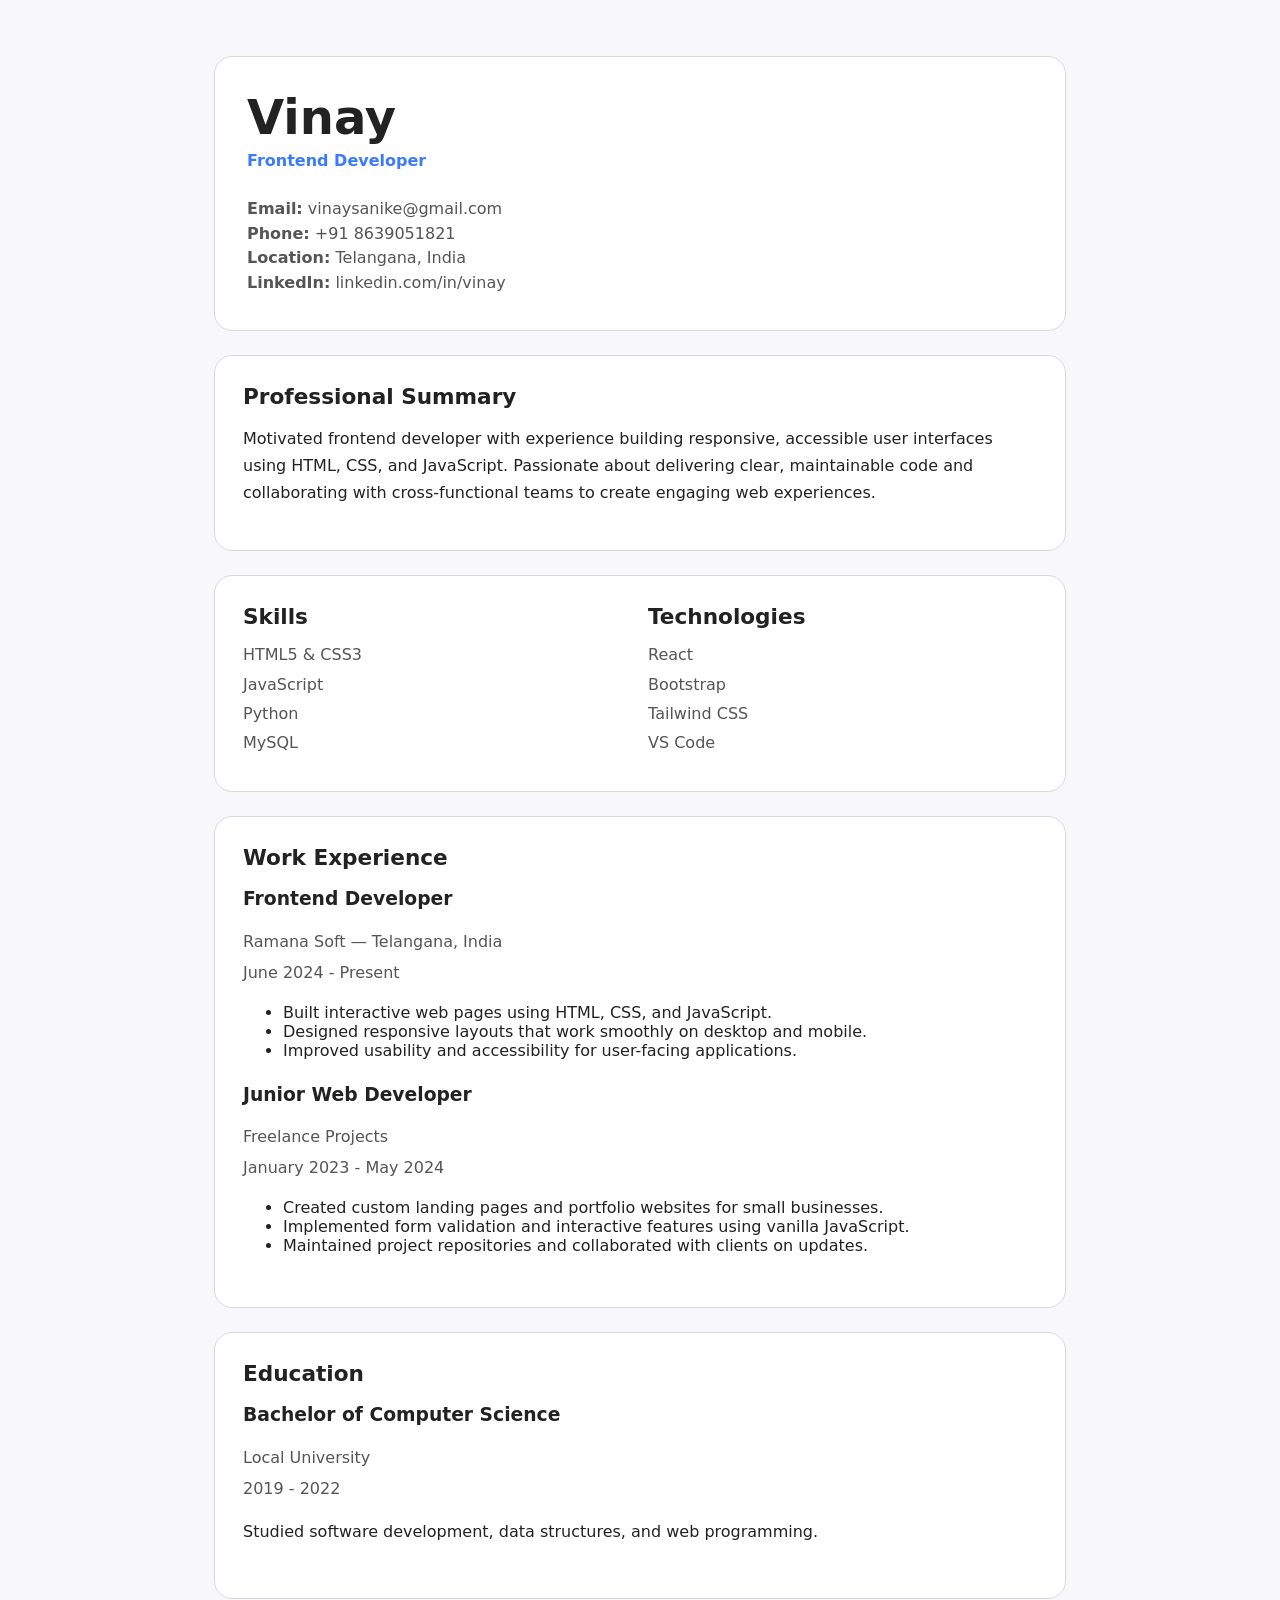
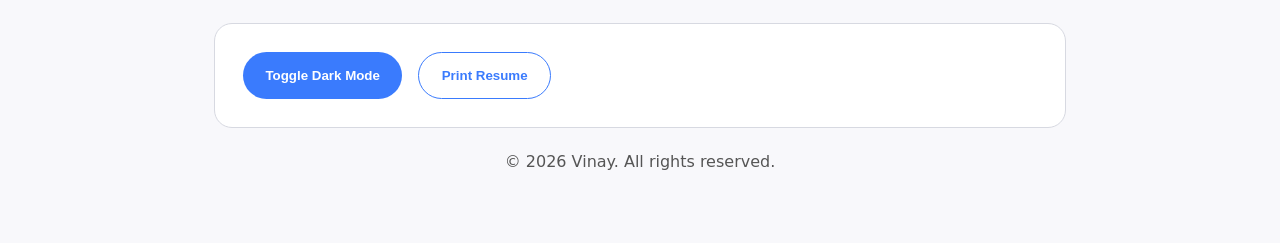
<file: index.html>
<!DOCTYPE html>
<html lang="en">
<head>
  <meta charset="UTF-8">
  <meta name="viewport" content="width=device-width, initial-scale=1.0">
  <title>Vinay Resume</title>
  <link rel="stylesheet" href="style.css">
</head>
<body>
  <div class="resume-container">
    <header class="resume-header">
      <div class="profile">
        <h1>Vinay</h1>
        <p class="subtitle">Frontend Developer</p>
      </div>
      <div class="contact-info">
        <p><strong>Email:</strong> vinaysanike@gmail.com</p>
        <p><strong>Phone:</strong> +91 8639051821</p>
        <p><strong>Location:</strong> Telangana, India</p>
        <p><strong>LinkedIn:</strong> linkedin.com/in/vinay</p>
      </div>
    </header>

    <section class="section summary">
      <h2>Professional Summary</h2>
      <p>Motivated frontend developer with experience building responsive, accessible user interfaces using HTML, CSS, and JavaScript. Passionate about delivering clear, maintainable code and collaborating with cross-functional teams to create engaging web experiences.</p>
    </section>

    <section class="section highlight">
      <div>
        <h2>Skills</h2>
        <ul>
          <li>HTML5 & CSS3</li>
          <li>JavaScript </li>
          <li>Python</li>
          <li>MySQL</li>
        </ul>
      </div>
      <div>
        <h2>Technologies</h2>
        <ul>
          <li>React</li>
          <li>Bootstrap</li>
          <li>Tailwind CSS</li>
          <li>VS Code</li>
        </ul>
      </div>
    </section>

    <section class="section experience">
      <h2>Work Experience</h2>
      <article>
        <h3>Frontend Developer</h3>
        <p class="company">Ramana Soft — Telangana, India</p>
        <p class="date">June 2024 - Present</p>
        <ul>
          <li>Built interactive web pages using HTML, CSS, and JavaScript.</li>
          <li>Designed responsive layouts that work smoothly on desktop and mobile.</li>
          <li>Improved usability and accessibility for user-facing applications.</li>
        </ul>
      </article>
      <article>
        <h3>Junior Web Developer</h3>
        <p class="company">Freelance Projects</p>
        <p class="date">January 2023 - May 2024</p>
        <ul>
          <li>Created custom landing pages and portfolio websites for small businesses.</li>
          <li>Implemented form validation and interactive features using vanilla JavaScript.</li>
          <li>Maintained project repositories and collaborated with clients on updates.</li>
        </ul>
      </article>
    </section>

    <section class="section education">
      <h2>Education</h2>
      <article>
        <h3>Bachelor of Computer Science</h3>
        <p class="company">Local University</p>
        <p class="date">2019 - 2022</p>
        <p>Studied software development, data structures, and web programming.</p>
      </article>
    </section>

    <section class="section actions">
      <button id="toggleTheme">Toggle Dark Mode</button>
      <button id="printResume">Print Resume</button>
    </section>

    <footer>
      <p id="year"></p>
    </footer>
  </div>
  <script src="script.js"></script>
</body>
</html>
</file>
<file: style.css>
:root {
  --background: #f8f8fb;
  --surface: #ffffff;
  --text: #222222;
  --muted: #555555;
  --accent: #3a7bfd;
  --border: #d7d9e1;
}

* {
  box-sizing: border-box;
}

body {
  margin: 0;
  font-family: Inter, system-ui, sans-serif;
  background: var(--background);
  color: var(--text);
}

body.dark {
  background: #12131a;
  color: #eceef7;
}

.resume-container {
  max-width: 900px;
  margin: 2rem auto;
  padding: 1.5rem;
}

.resume-header {
  background: var(--surface);
  border: 1px solid var(--border);
  border-radius: 18px;
  padding: 2rem;
  display: grid;
  gap: 1.5rem;
}

.profile h1 {
  margin: 0;
  font-size: clamp(2rem, 4vw, 3rem);
}

.subtitle {
  margin: 0.35rem 0 0;
  color: var(--accent);
  font-weight: 600;
}

.contact-info p {
  margin: 0.35rem 0;
  color: var(--muted);
}

.section {
  margin-top: 1.5rem;
  background: var(--surface);
  border: 1px solid var(--border);
  border-radius: 18px;
  padding: 1.75rem;
}

.section h2 {
  margin-top: 0;
  margin-bottom: 1rem;
  font-size: 1.35rem;
}

.summary p,
.experience p,
.education p {
  line-height: 1.7;
}

.highlight {
  display: grid;
  grid-template-columns: repeat(auto-fit, minmax(220px, 1fr));
  gap: 1rem;
}

.highlight ul {
  list-style: none;
  padding: 0;
  margin: 0;
}

.highlight li {
  margin: 0.65rem 0;
  color: var(--muted);
}

article {
  margin-bottom: 1.5rem;
}

.company,
.date {
  margin: 0.25rem 0;
  color: var(--muted);
}

.actions {
  display: flex;
  gap: 1rem;
  flex-wrap: wrap;
}

button {
  border: none;
  border-radius: 999px;
  padding: 0.95rem 1.4rem;
  font-weight: 600;
  cursor: pointer;
  transition: transform 0.2s ease, box-shadow 0.2s ease;
}

button:hover {
  transform: translateY(-1px);
  box-shadow: 0 12px 24px rgba(58, 123, 253, 0.15);
}

#toggleTheme {
  background: #3a7bfd;
  color: white;
}

#printResume {
  background: transparent;
  color: var(--accent);
  border: 1px solid var(--accent);
}

footer {
  text-align: center;
  margin-top: 1.5rem;
  color: var(--muted);
}

body.dark .resume-header,
body.dark .section {
  background: #1d1f2b;
  border-color: #2d3043;
}

body.dark button#printResume {
  color: #a9b0ff;
  border-color: #5a74ff;
}

body.dark footer,
body.dark .contact-info p,
body.dark .company,
body.dark .date,
body.dark .highlight li {
  color: #b5b9d1;
}

@media (max-width: 620px) {
  .resume-container {
    margin: 1rem;
    padding: 1rem;
  }
}
</file>
